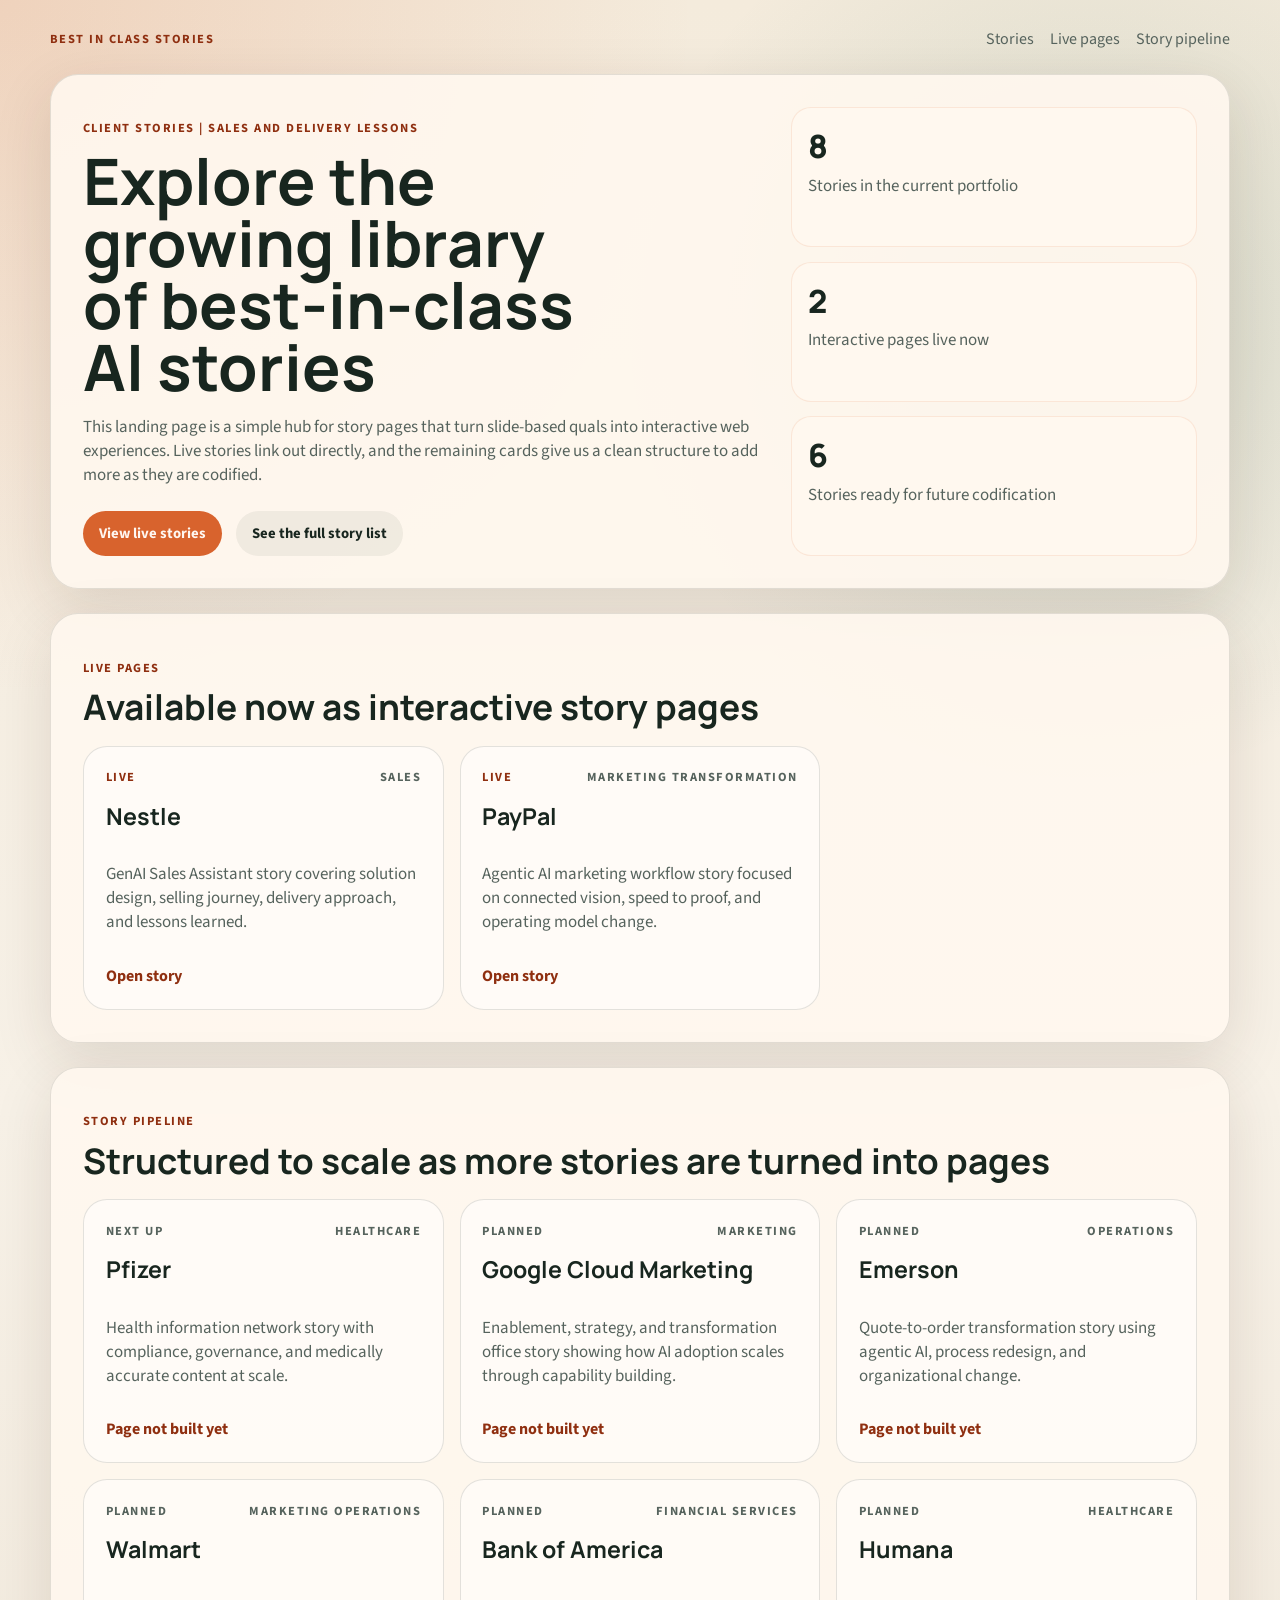
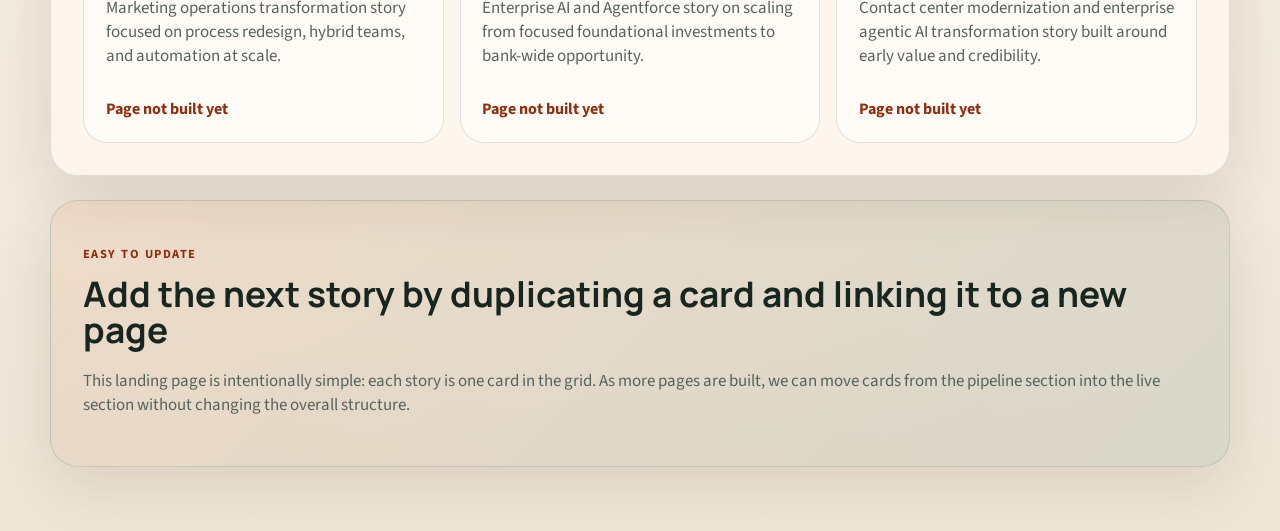
<file: index.html>
<!DOCTYPE html>
<html lang="en">
<head>
  <meta charset="UTF-8">
  <meta name="viewport" content="width=device-width, initial-scale=1.0">
  <title>Best in Class Stories</title>
  <link rel="preconnect" href="https://fonts.googleapis.com">
  <link rel="preconnect" href="https://fonts.gstatic.com" crossorigin>
  <link href="https://fonts.googleapis.com/css2?family=Manrope:wght@500;700;800&family=Source+Sans+3:wght@400;600;700&display=swap" rel="stylesheet">
  <link rel="stylesheet" href="landing.css">
</head>
<body>
  <div class="page-shell">
    <header class="hero">
      <nav class="topbar">
        <span class="eyebrow">Best in Class Stories</span>
        <div class="topbar-links">
          <a href="#stories">Stories</a>
          <a href="#live">Live pages</a>
          <a href="#pipeline">Story pipeline</a>
        </div>
      </nav>

      <section class="hero-panel">
        <div class="hero-copy">
          <p class="story-kicker">Client stories | Sales and delivery lessons</p>
          <h1>Explore the growing library of best-in-class AI stories</h1>
          <p class="hero-summary">
            This landing page is a simple hub for story pages that turn slide-based quals into interactive web experiences. Live stories link out directly, and the remaining cards give us a clean structure to add more as they are codified.
          </p>
          <div class="hero-actions">
            <a class="button button-primary" href="#live">View live stories</a>
            <a class="button button-secondary" href="#pipeline">See the full story list</a>
          </div>
        </div>

        <aside class="hero-stats">
          <article class="stat-card">
            <span class="stat-value">8</span>
            <span class="stat-label">Stories in the current portfolio</span>
          </article>
          <article class="stat-card">
            <span class="stat-value">2</span>
            <span class="stat-label">Interactive pages live now</span>
          </article>
          <article class="stat-card">
            <span class="stat-value">6</span>
            <span class="stat-label">Stories ready for future codification</span>
          </article>
        </aside>
      </section>
    </header>

    <main id="stories">
      <section class="section" id="live">
        <div class="section-heading">
          <p class="section-label">Live pages</p>
          <h2>Available now as interactive story pages</h2>
        </div>

        <div class="story-grid">
          <a class="story-card story-card-live" href="nestle.html">
            <div class="card-topline">
              <span class="story-status">Live</span>
              <span class="story-domain">Sales</span>
            </div>
            <h3>Nestle</h3>
            <p>GenAI Sales Assistant story covering solution design, selling journey, delivery approach, and lessons learned.</p>
            <span class="card-link">Open story</span>
          </a>

          <a class="story-card story-card-live" href="paypal.html">
            <div class="card-topline">
              <span class="story-status">Live</span>
              <span class="story-domain">Marketing transformation</span>
            </div>
            <h3>PayPal</h3>
            <p>Agentic AI marketing workflow story focused on connected vision, speed to proof, and operating model change.</p>
            <span class="card-link">Open story</span>
          </a>
        </div>
      </section>

      <section class="section" id="pipeline">
        <div class="section-heading">
          <p class="section-label">Story pipeline</p>
          <h2>Structured to scale as more stories are turned into pages</h2>
        </div>

        <div class="story-grid">
          <article class="story-card story-card-soon">
            <div class="card-topline">
              <span class="story-status story-status-muted">Next up</span>
              <span class="story-domain">Healthcare</span>
            </div>
            <h3>Pfizer</h3>
            <p>Health information network story with compliance, governance, and medically accurate content at scale.</p>
            <span class="card-link card-link-muted">Page not built yet</span>
          </article>

          <article class="story-card story-card-soon">
            <div class="card-topline">
              <span class="story-status story-status-muted">Planned</span>
              <span class="story-domain">Marketing</span>
            </div>
            <h3>Google Cloud Marketing</h3>
            <p>Enablement, strategy, and transformation office story showing how AI adoption scales through capability building.</p>
            <span class="card-link card-link-muted">Page not built yet</span>
          </article>

          <article class="story-card story-card-soon">
            <div class="card-topline">
              <span class="story-status story-status-muted">Planned</span>
              <span class="story-domain">Operations</span>
            </div>
            <h3>Emerson</h3>
            <p>Quote-to-order transformation story using agentic AI, process redesign, and organizational change.</p>
            <span class="card-link card-link-muted">Page not built yet</span>
          </article>

          <article class="story-card story-card-soon">
            <div class="card-topline">
              <span class="story-status story-status-muted">Planned</span>
              <span class="story-domain">Marketing operations</span>
            </div>
            <h3>Walmart</h3>
            <p>Marketing operations transformation story focused on process redesign, hybrid teams, and automation at scale.</p>
            <span class="card-link card-link-muted">Page not built yet</span>
          </article>

          <article class="story-card story-card-soon">
            <div class="card-topline">
              <span class="story-status story-status-muted">Planned</span>
              <span class="story-domain">Financial services</span>
            </div>
            <h3>Bank of America</h3>
            <p>Enterprise AI and Agentforce story on scaling from focused foundational investments to bank-wide opportunity.</p>
            <span class="card-link card-link-muted">Page not built yet</span>
          </article>

          <article class="story-card story-card-soon">
            <div class="card-topline">
              <span class="story-status story-status-muted">Planned</span>
              <span class="story-domain">Healthcare</span>
            </div>
            <h3>Humana</h3>
            <p>Contact center modernization and enterprise agentic AI transformation story built around early value and credibility.</p>
            <span class="card-link card-link-muted">Page not built yet</span>
          </article>
        </div>
      </section>

      <section class="section section-note">
        <div class="section-heading">
          <p class="section-label">Easy to update</p>
          <h2>Add the next story by duplicating a card and linking it to a new page</h2>
        </div>
        <p class="note-copy">
          This landing page is intentionally simple: each story is one card in the grid. As more pages are built, we can move cards from the pipeline section into the live section without changing the overall structure.
        </p>
      </section>
    </main>
  </div>
</body>
</html>
</file>
<file: landing.css>
:root {
  --bg: #f7f1e7;
  --surface: rgba(255, 248, 239, 0.9);
  --surface-strong: #fff8ef;
  --ink: #18261f;
  --muted: #56635d;
  --line: rgba(24, 38, 31, 0.12);
  --accent: #d8632d;
  --accent-deep: #8f2f10;
  --leaf: #2d6b55;
  --shadow: 0 18px 60px rgba(56, 35, 14, 0.12);
}

* {
  box-sizing: border-box;
}

body {
  margin: 0;
  font-family: "Source Sans 3", sans-serif;
  color: var(--ink);
  background:
    radial-gradient(circle at top left, rgba(216, 99, 45, 0.18), transparent 28%),
    radial-gradient(circle at 85% 15%, rgba(45, 107, 85, 0.16), transparent 22%),
    linear-gradient(180deg, #f4ebdc 0%, var(--bg) 52%, #efe6d8 100%);
  min-height: 100vh;
}

a {
  color: inherit;
  text-decoration: none;
}

.page-shell {
  width: min(1180px, calc(100% - 2rem));
  margin: 0 auto;
  padding: 1rem 0 4rem;
}

.topbar {
  display: flex;
  justify-content: space-between;
  align-items: center;
  gap: 1rem;
  padding: 0.75rem 0 1.5rem;
}

.eyebrow,
.section-label,
.story-kicker,
.story-status,
.story-domain {
  text-transform: uppercase;
  letter-spacing: 0.12em;
  font-size: 0.78rem;
  font-weight: 700;
}

.eyebrow,
.section-label,
.story-kicker,
.story-status {
  color: var(--accent-deep);
}

.topbar-links {
  display: flex;
  gap: 1rem;
  flex-wrap: wrap;
  color: var(--muted);
}

.hero-panel,
.section {
  background: var(--surface);
  border: 1px solid var(--line);
  border-radius: 28px;
  box-shadow: var(--shadow);
}

.hero-panel {
  display: grid;
  grid-template-columns: 1.35fr 0.8fr;
  gap: 1.5rem;
  padding: 2rem;
}

.hero-copy h1,
.section-heading h2,
.story-card h3 {
  font-family: "Manrope", sans-serif;
}

.hero-copy h1 {
  margin: 0.5rem 0 1rem;
  font-size: clamp(2.2rem, 5vw, 4.2rem);
  line-height: 0.97;
  max-width: 12ch;
}

.hero-summary,
.stat-label,
.story-card p,
.note-copy {
  color: var(--muted);
  font-size: 1.06rem;
}

.hero-actions {
  display: flex;
  flex-wrap: wrap;
  gap: 0.85rem;
  margin-top: 1.5rem;
}

.button {
  border: 0;
  border-radius: 999px;
  padding: 0.75rem 1rem;
  font: inherit;
  font-size: 0.92rem;
  font-weight: 700;
  white-space: nowrap;
}

.button-primary {
  background: var(--accent);
  color: #fff7f1;
}

.button-secondary {
  background: rgba(24, 38, 31, 0.06);
  color: var(--ink);
}

.hero-stats {
  display: grid;
  gap: 0.9rem;
}

.stat-card {
  background: var(--surface-strong);
  border: 1px solid rgba(216, 99, 45, 0.12);
  border-radius: 20px;
  padding: 1rem;
  display: flex;
  flex-direction: column;
  gap: 0.35rem;
}

.stat-value {
  font-family: "Manrope", sans-serif;
  font-size: 2rem;
  font-weight: 800;
}

.section {
  margin-top: 1.5rem;
  padding: 2rem;
}

.section-heading {
  margin-bottom: 1.25rem;
}

.section-heading h2 {
  margin: 0;
  font-size: clamp(1.45rem, 3vw, 2.2rem);
  line-height: 1.04;
}

.story-grid {
  display: grid;
  grid-template-columns: repeat(3, minmax(0, 1fr));
  gap: 1rem;
}

.story-card {
  display: flex;
  flex-direction: column;
  gap: 0.85rem;
  min-height: 240px;
  border-radius: 24px;
  padding: 1.35rem;
  border: 1px solid var(--line);
  background: rgba(255, 255, 255, 0.52);
  transition: transform 180ms ease, border-color 180ms ease, box-shadow 180ms ease;
}

.story-card-live:hover {
  transform: translateY(-2px);
  border-color: rgba(216, 99, 45, 0.28);
  box-shadow: 0 14px 35px rgba(56, 35, 14, 0.08);
}

.card-topline {
  display: flex;
  justify-content: space-between;
  gap: 1rem;
  align-items: center;
}

.story-domain,
.story-status-muted,
.card-link-muted {
  color: var(--muted);
}

.story-card h3 {
  margin: 0;
  font-size: 1.45rem;
}

.card-link {
  margin-top: auto;
  font-weight: 700;
  color: var(--accent-deep);
}

.section-note {
  background: linear-gradient(135deg, rgba(216, 99, 45, 0.1), rgba(45, 107, 85, 0.12));
}

@media (max-width: 960px) {
  .hero-panel,
  .story-grid {
    grid-template-columns: 1fr;
  }
}

@media (max-width: 640px) {
  .page-shell {
    width: min(100% - 1rem, 100%);
  }

  .topbar {
    flex-direction: column;
    align-items: flex-start;
  }

  .hero-panel,
  .section {
    padding: 1.35rem;
    border-radius: 22px;
  }

  .hero-copy h1 {
    max-width: none;
  }
}
</file>
